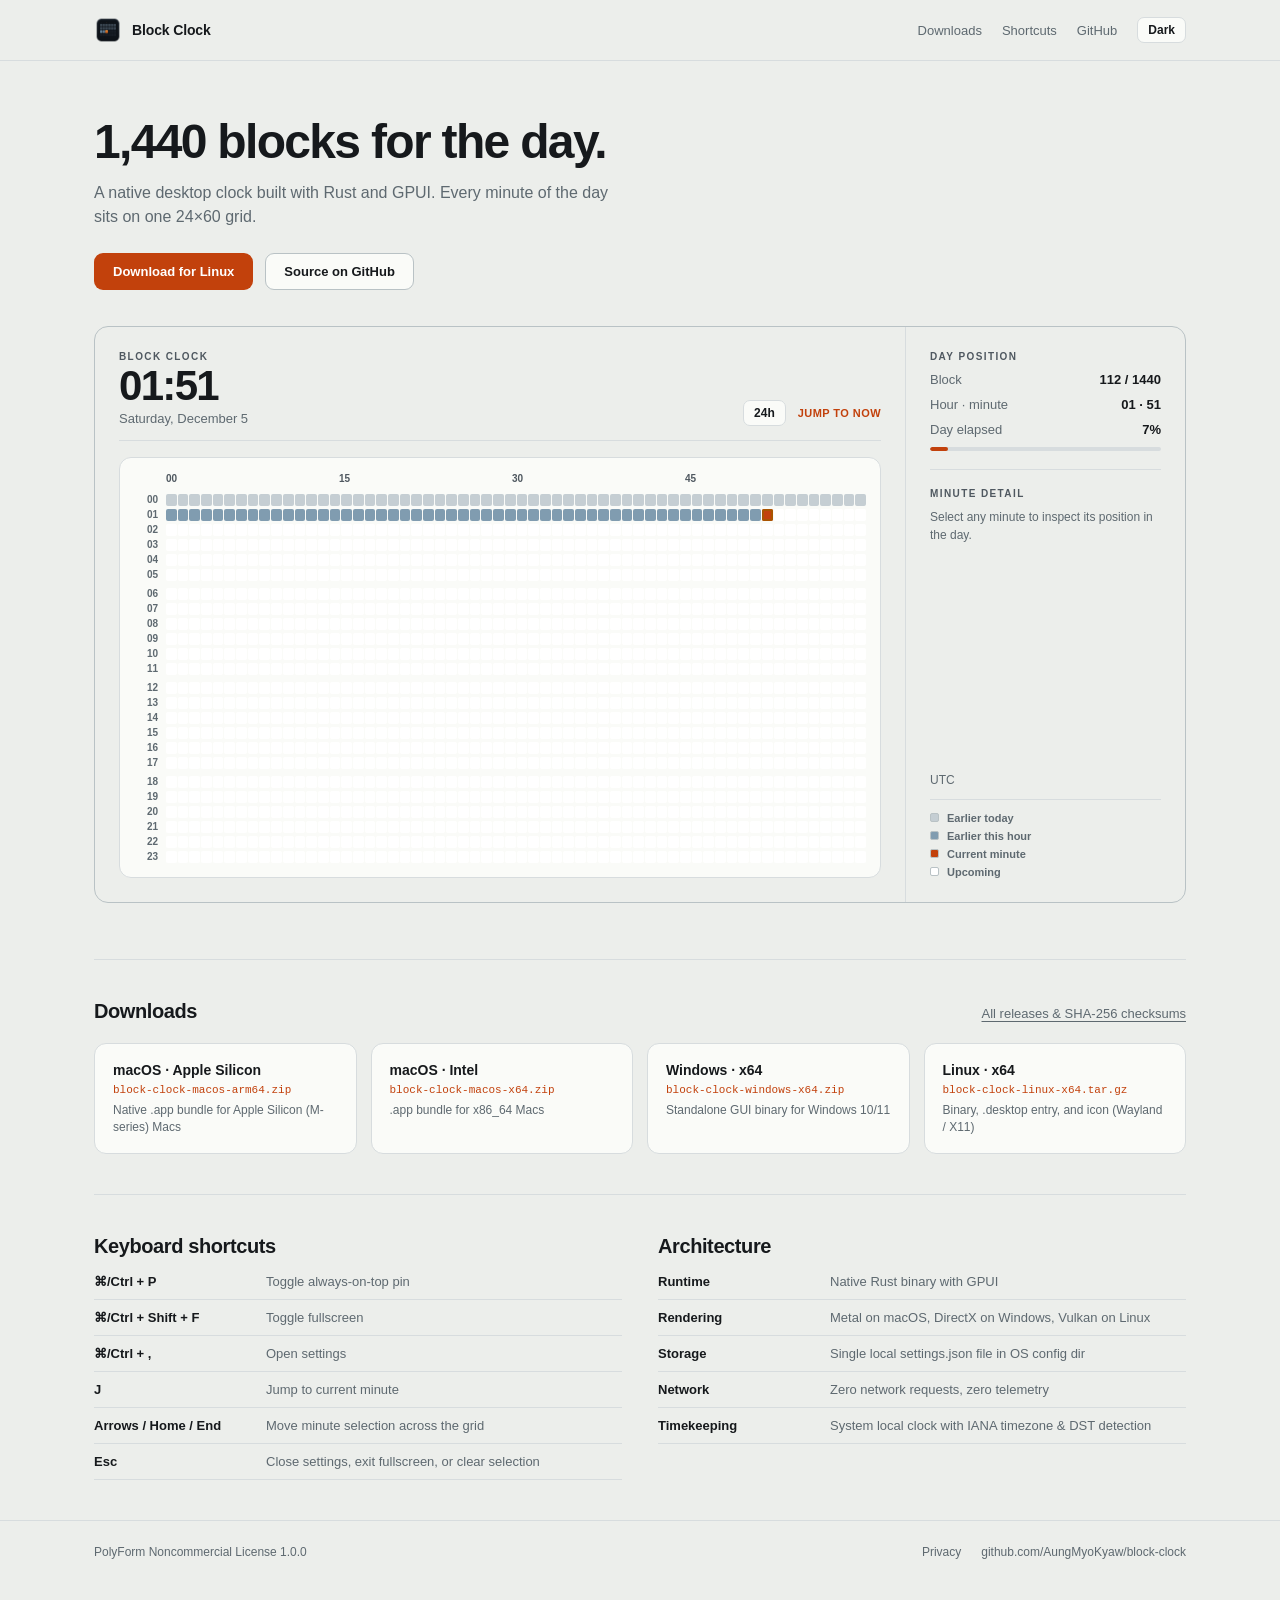
<file: site/index.html>
<!doctype html>
<html lang="en">
<head>
  <meta charset="utf-8" />
  <meta name="viewport" content="width=device-width, initial-scale=1" />
  <title>Block Clock — 1,440 blocks for the day</title>
  <meta name="description" content="A native desktop clock built with Rust and GPUI that visualizes the day as a 24×60 grid of 1,440 minute blocks." />
  <link rel="icon" type="image/png" href="assets/app-icon.png" />
  <link rel="stylesheet" href="styles.css" />
</head>
<body>
  <header class="topbar">
    <div class="container topbar-inner">
      <a class="brand" href="#top">
        <img src="assets/app-icon.png" width="28" height="28" alt="" />
        <span>Block Clock</span>
      </a>
      <nav class="nav" aria-label="Primary">
        <a href="#downloads">Downloads</a>
        <a href="#shortcuts">Shortcuts</a>
        <a href="https://github.com/AungMyoKyaw/block-clock" target="_blank" rel="noreferrer">GitHub</a>
        <button id="theme-toggle" class="icon-toggle" type="button" aria-label="Toggle color theme">Theme</button>
      </nav>
    </div>
  </header>

  <main id="top" class="container">
    <section class="hero">
      <div class="hero-copy">
        <h1>1,440 blocks for the day.</h1>
        <p class="subtitle">A native desktop clock built with Rust and GPUI. Every minute of the day sits on one 24×60 grid.</p>
        <div class="hero-actions">
          <a id="primary-download" class="btn btn-primary" href="https://github.com/AungMyoKyaw/block-clock/releases/latest">Download for macOS</a>
          <a class="btn btn-secondary" href="https://github.com/AungMyoKyaw/block-clock" target="_blank" rel="noreferrer">Source on GitHub</a>
        </div>
      </div>
    </section>

    <section class="demo-section" aria-label="Live interactive Block Clock">
      <div class="clock-window">
        <div class="clock-panel">
          <div class="clock-header">
            <div class="clock-time-group">
              <span class="wordmark">Block Clock</span>
              <div id="live-time" class="live-time">--:--</div>
              <div id="live-date" class="live-date">---</div>
            </div>
            <div class="clock-tools">
              <button id="format-toggle" class="tool-btn" type="button">24h</button>
              <button id="jump-now" class="tool-link" type="button">Jump to now</button>
            </div>
          </div>

          <div class="grid-card">
            <div class="ruler-row">
              <span class="ruler-spacer" aria-hidden="true"></span>
              <div class="ruler-marks" aria-hidden="true">
                <span>00</span>
                <span>15</span>
                <span>30</span>
                <span>45</span>
              </div>
              <span id="hover-readout" class="hover-readout"></span>
            </div>
            <div id="block-grid" class="block-grid" role="grid" aria-label="24 by 60 minute grid"></div>
          </div>
        </div>

        <aside class="rail" aria-label="Day inspector">
          <div class="rail-section">
            <div class="rail-label">Day position</div>
            <div class="stat-row"><span>Block</span><strong id="stat-block">-- / 1440</strong></div>
            <div class="stat-row"><span>Hour · minute</span><strong id="stat-hm">-- · --</strong></div>
            <div class="stat-row"><span>Day elapsed</span><strong id="stat-pct">--%</strong></div>
            <div class="progress-track" role="progressbar" aria-label="Day elapsed" aria-valuemin="0" aria-valuemax="100" aria-valuenow="0">
              <div id="progress-fill" class="progress-fill"></div>
            </div>
          </div>

          <div class="rail-divider"></div>

          <div class="rail-section">
            <div class="selection-header">
              <span class="rail-label">Minute detail</span>
              <button id="clear-selection" class="clear-btn" type="button" hidden>Clear</button>
            </div>
            <div id="selection-empty" class="selection-empty">Select any minute to inspect its position in the day.</div>
            <div id="selection-detail" class="selection-detail" hidden>
              <div id="sel-time" class="sel-time">--:--</div>
              <div id="sel-state" class="sel-state">--</div>
              <div id="sel-block" class="sel-block">Block -- / 1440</div>
              <div id="sel-offset" class="sel-offset"></div>
            </div>
          </div>

          <div class="rail-footer">
            <div class="tz-row">
              <span id="tz-label">UTC</span>
              <span id="dst-badge" class="dst-badge" hidden>DST</span>
            </div>
            <div class="legend">
              <div class="legend-item"><span class="swatch past-day"></span>Earlier today</div>
              <div class="legend-item"><span class="swatch current-hour"></span>Earlier this hour</div>
              <div class="legend-item"><span class="swatch now"></span>Current minute</div>
              <div class="legend-item"><span class="swatch future"></span>Upcoming</div>
            </div>
          </div>
        </aside>
      </div>
    </section>

    <section id="downloads" class="section">
      <div class="section-head">
        <h2>Downloads</h2>
        <a href="https://github.com/AungMyoKyaw/block-clock/releases/latest" target="_blank" rel="noreferrer">All releases &amp; SHA-256 checksums</a>
      </div>
      <div class="download-grid">
        <a class="download-card" href="https://github.com/AungMyoKyaw/block-clock/releases/latest/download/block-clock-macos-arm64.zip">
          <div class="dl-os">macOS · Apple Silicon</div>
          <div class="dl-file">block-clock-macos-arm64.zip</div>
          <div class="dl-meta">Native .app bundle for Apple Silicon (M-series) Macs</div>
        </a>
        <a class="download-card" href="https://github.com/AungMyoKyaw/block-clock/releases/latest/download/block-clock-macos-x64.zip">
          <div class="dl-os">macOS · Intel</div>
          <div class="dl-file">block-clock-macos-x64.zip</div>
          <div class="dl-meta">.app bundle for x86_64 Macs</div>
        </a>
        <a class="download-card" href="https://github.com/AungMyoKyaw/block-clock/releases/latest/download/block-clock-windows-x64.zip">
          <div class="dl-os">Windows · x64</div>
          <div class="dl-file">block-clock-windows-x64.zip</div>
          <div class="dl-meta">Standalone GUI binary for Windows 10/11</div>
        </a>
        <a class="download-card" href="https://github.com/AungMyoKyaw/block-clock/releases/latest/download/block-clock-linux-x64.tar.gz">
          <div class="dl-os">Linux · x64</div>
          <div class="dl-file">block-clock-linux-x64.tar.gz</div>
          <div class="dl-meta">Binary, .desktop entry, and icon (Wayland / X11)</div>
        </a>
      </div>
    </section>

    <section id="shortcuts" class="section two-col">
      <div>
        <h2>Keyboard shortcuts</h2>
        <dl class="spec-list">
          <div><dt>⌘/Ctrl + P</dt><dd>Toggle always-on-top pin</dd></div>
          <div><dt>⌘/Ctrl + Shift + F</dt><dd>Toggle fullscreen</dd></div>
          <div><dt>⌘/Ctrl + ,</dt><dd>Open settings</dd></div>
          <div><dt>J</dt><dd>Jump to current minute</dd></div>
          <div><dt>Arrows / Home / End</dt><dd>Move minute selection across the grid</dd></div>
          <div><dt>Esc</dt><dd>Close settings, exit fullscreen, or clear selection</dd></div>
        </dl>
      </div>
      <div>
        <h2>Architecture</h2>
        <dl class="spec-list">
          <div><dt>Runtime</dt><dd>Native Rust binary with GPUI</dd></div>
          <div><dt>Rendering</dt><dd>Metal on macOS, DirectX on Windows, Vulkan on Linux</dd></div>
          <div><dt>Storage</dt><dd>Single local settings.json file in OS config dir</dd></div>
          <div><dt>Network</dt><dd>Zero network requests, zero telemetry</dd></div>
          <div><dt>Timekeeping</dt><dd>System local clock with IANA timezone &amp; DST detection</dd></div>
        </dl>
      </div>
    </section>
  </main>

  <footer class="footer">
    <div class="container footer-inner">
      <span>PolyForm Noncommercial License 1.0.0</span>
      <div class="footer-links">
        <a href="privacy.html">Privacy</a>
        <a href="https://github.com/AungMyoKyaw/block-clock" target="_blank" rel="noreferrer">github.com/AungMyoKyaw/block-clock</a>
      </div>
    </div>
  </footer>

  <script src="app.js"></script>
</body>
</html>
</file>
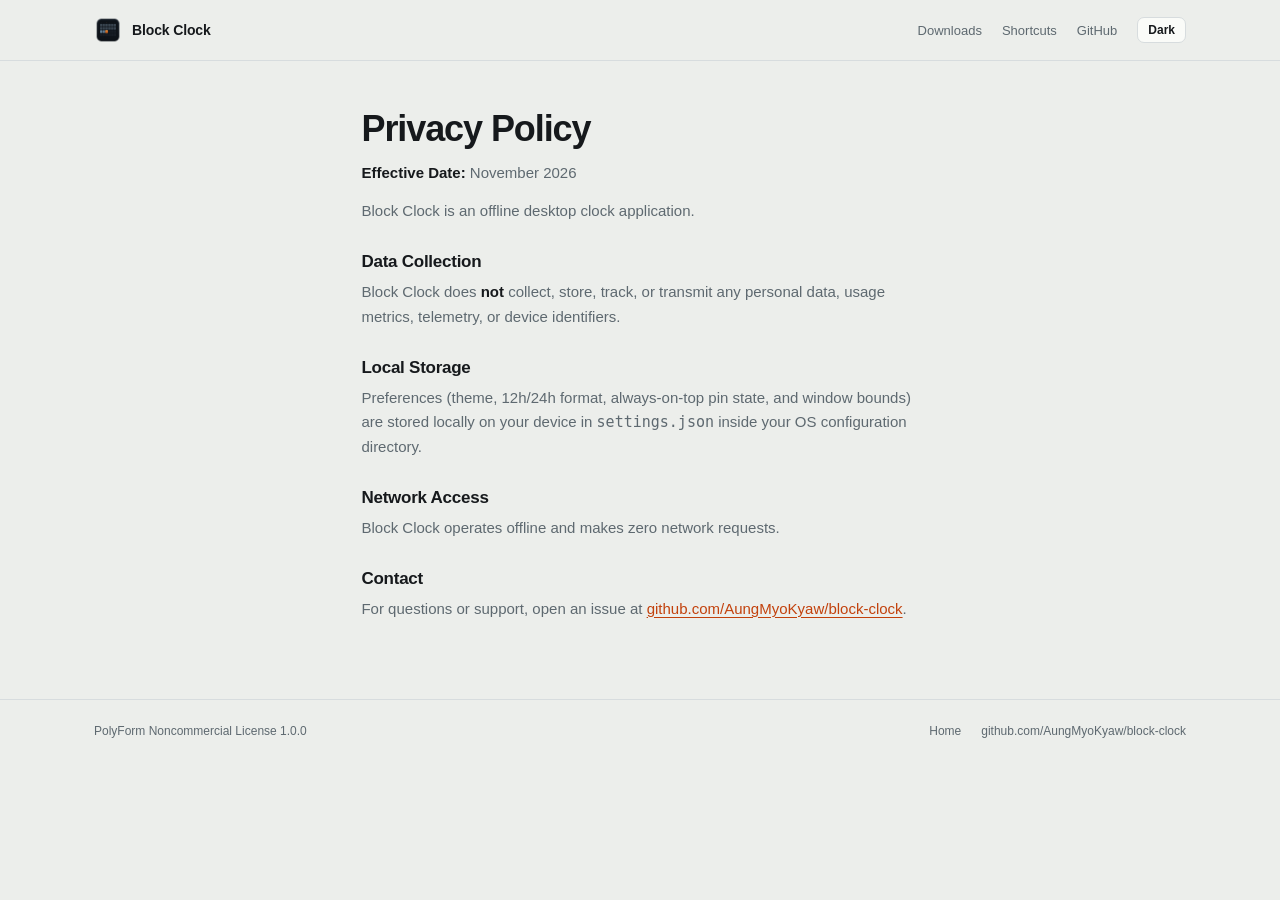
<file: site/privacy.html>
<!doctype html>
<html lang="en">
<head>
  <meta charset="utf-8" />
  <meta name="viewport" content="width=device-width, initial-scale=1" />
  <title>Privacy Policy — Block Clock</title>
  <meta name="description" content="Block Clock operates completely offline with zero telemetry or network requests." />
  <link rel="icon" type="image/png" href="assets/app-icon.png" />
  <link rel="stylesheet" href="styles.css" />
</head>
<body>
  <header class="topbar">
    <div class="container topbar-inner">
      <a class="brand" href="index.html">
        <img src="assets/app-icon.png" width="28" height="28" alt="" />
        <span>Block Clock</span>
      </a>
      <nav class="nav" aria-label="Primary">
        <a href="index.html#downloads">Downloads</a>
        <a href="index.html#shortcuts">Shortcuts</a>
        <a href="https://github.com/AungMyoKyaw/block-clock" target="_blank" rel="noreferrer">GitHub</a>
        <button id="theme-toggle" class="icon-toggle" type="button" aria-label="Toggle color theme">Theme</button>
      </nav>
    </div>
  </header>

  <main class="container prose">
    <h1>Privacy Policy</h1>
    <p><strong>Effective Date:</strong> November 2026</p>
    <p>Block Clock is an offline desktop clock application.</p>

    <h2>Data Collection</h2>
    <p>Block Clock does <strong>not</strong> collect, store, track, or transmit any personal data, usage metrics, telemetry, or device identifiers.</p>

    <h2>Local Storage</h2>
    <p>Preferences (theme, 12h/24h format, always-on-top pin state, and window bounds) are stored locally on your device in <code>settings.json</code> inside your OS configuration directory.</p>

    <h2>Network Access</h2>
    <p>Block Clock operates offline and makes zero network requests.</p>

    <h2>Contact</h2>
    <p>For questions or support, open an issue at <a href="https://github.com/AungMyoKyaw/block-clock" target="_blank" rel="noreferrer">github.com/AungMyoKyaw/block-clock</a>.</p>
  </main>

  <footer class="footer">
    <div class="container footer-inner">
      <span>PolyForm Noncommercial License 1.0.0</span>
      <div class="footer-links">
        <a href="index.html">Home</a>
        <a href="https://github.com/AungMyoKyaw/block-clock" target="_blank" rel="noreferrer">github.com/AungMyoKyaw/block-clock</a>
      </div>
    </div>
  </footer>

  <script src="app.js"></script>
</body>
</html>
</file>
<file: site/styles.css>
:root {
  --bg: #eceeeb;
  --surface: #fafbf8;
  --future: #ffffff;
  --grid: #d7dcde;
  --grid-strong: #b9c2c5;
  --past-day: #c5ced3;
  --current-hour: #809cb0;
  --now: #c2410c;
  --now-ring: #a95500;
  --btn-primary-text: #ffffff;
  --text: #16191c;
  --text-muted: #5e6970;
  --text-faint: #4f5860;
}

@media (prefers-color-scheme: dark) {
  :root:not([data-theme="light"]) {
    --bg: #0b0e12;
    --surface: #0f1419;
    --future: #151a20;
    --grid: #29313a;
    --grid-strong: #424d58;
    --past-day: #3c4854;
    --current-hour: #66839a;
    --now: #fb923c;
    --now-ring: #f5b942;
    --btn-primary-text: #0b0e12;
    --text: #f4f7f9;
    --text-muted: #909ca8;
    --text-faint: #7d8996;
  }
}

:root[data-theme="dark"] {
  --bg: #0b0e12;
  --surface: #0f1419;
  --future: #151a20;
  --grid: #29313a;
  --grid-strong: #424d58;
  --past-day: #3c4854;
  --current-hour: #66839a;
  --now: #fb923c;
  --now-ring: #f5b942;
  --btn-primary-text: #0b0e12;
  --text: #f4f7f9;
  --text-muted: #909ca8;
  --text-faint: #7d8996;
}

* { box-sizing: border-box; }

html, body {
  margin: 0;
  padding: 0;
  background: var(--bg);
  color: var(--text);
  font-family: -apple-system, BlinkMacSystemFont, "SF Pro Text", "Segoe UI", Roboto, Helvetica, Arial, sans-serif;
  font-feature-settings: "tnum" 1;
  font-variant-numeric: tabular-nums;
  -webkit-font-smoothing: antialiased;
}

a {
  color: inherit;
  text-decoration: none;
}

::selection {
  background: var(--now);
  color: var(--btn-primary-text);
}

a:focus-visible,
button:focus-visible {
  outline: 2px solid var(--now);
  outline-offset: 2px;
}

.icon-toggle,
.tool-btn,
.btn,
.download-card,
.clear-btn,
.tool-link,
.nav a {
  transition: border-color 150ms ease-out, background-color 150ms ease-out, color 150ms ease-out, filter 150ms ease-out;
}

.container {
  max-width: 1140px;
  margin: 0 auto;
  padding: 0 24px;
}

.topbar {
  border-bottom: 1px solid var(--grid);
  background: var(--bg);
}

.topbar-inner {
  display: flex;
  align-items: center;
  justify-content: space-between;
  height: 60px;
}

.brand {
  display: inline-flex;
  align-items: center;
  gap: 10px;
  font-size: 14px;
  font-weight: 700;
  letter-spacing: -0.01em;
}

.brand img {
  border-radius: 6px;
}

.nav {
  display: flex;
  align-items: center;
  gap: 20px;
  font-size: 13px;
  font-weight: 500;
  color: var(--text-muted);
}

.nav a:hover {
  color: var(--text);
}

.icon-toggle,
.tool-btn {
  border: 1px solid var(--grid);
  background: var(--surface);
  color: var(--text);
  border-radius: 7px;
  padding: 5px 10px;
  font-size: 12px;
  font-weight: 600;
  cursor: pointer;
}

.icon-toggle:hover,
.tool-btn:hover {
  border-color: var(--grid-strong);
}

.hero {
  padding: 56px 0 36px;
}

.hero h1 {
  margin: 0;
  font-size: clamp(32px, 5vw, 48px);
  font-weight: 700;
  letter-spacing: -0.035em;
  line-height: 1.05;
}

.subtitle {
  margin: 14px 0 0;
  max-width: 58ch;
  color: var(--text-muted);
  font-size: 16px;
  line-height: 1.5;
}

.hero-actions {
  margin-top: 24px;
  display: flex;
  flex-wrap: wrap;
  gap: 12px;
}

.btn {
  display: inline-flex;
  align-items: center;
  justify-content: center;
  padding: 10px 18px;
  border-radius: 9px;
  font-size: 13px;
  font-weight: 600;
  border: 1px solid transparent;
}

.btn-primary {
  background: var(--now);
  color: var(--btn-primary-text);
}

.btn-primary:hover {
  filter: brightness(1.06);
}

.btn-secondary {
  border-color: var(--grid-strong);
  background: var(--surface);
  color: var(--text);
}

.btn-secondary:hover {
  border-color: var(--text-muted);
}

.demo-section {
  padding-bottom: 56px;
}

.clock-window {
  display: grid;
  grid-template-columns: minmax(0, 1fr) 280px;
  border: 1px solid var(--grid-strong);
  border-radius: 14px;
  background: var(--bg);
  overflow: hidden;
}

.clock-panel {
  padding: 24px;
  display: flex;
  flex-direction: column;
  gap: 16px;
  min-width: 0;
}

.clock-header {
  display: flex;
  align-items: flex-end;
  justify-content: space-between;
  gap: 16px;
  padding-bottom: 14px;
  border-bottom: 1px solid var(--grid);
}

.wordmark {
  display: block;
  font-size: 10px;
  font-weight: 700;
  letter-spacing: 0.14em;
  text-transform: uppercase;
  color: var(--text-faint);
}

.live-time {
  margin-top: 4px;
  font-size: 42px;
  font-weight: 700;
  line-height: 0.96;
  letter-spacing: -0.04em;
}

.live-date {
  margin-top: 4px;
  font-size: 13px;
  font-weight: 500;
  color: var(--text-muted);
}

.clock-tools {
  display: flex;
  align-items: center;
  gap: 12px;
}

.tool-link {
  border: 0;
  background: transparent;
  padding: 6px 0;
  color: var(--now);
  font-size: 11px;
  font-weight: 700;
  letter-spacing: 0.04em;
  text-transform: uppercase;
  cursor: pointer;
}

.grid-card {
  border: 1px solid var(--grid);
  border-radius: 12px;
  background: var(--surface);
  padding: 14px;
  overflow-x: auto;
}

.ruler-row {
  display: flex;
  align-items: center;
  gap: 8px;
  margin-bottom: 8px;
  min-width: 560px;
}

.ruler-spacer {
  width: 24px;
  flex: 0 0 24px;
}

.ruler-marks {
  flex: 1;
  display: grid;
  grid-template-columns: repeat(4, 1fr);
  font-size: 10px;
  font-weight: 600;
  color: var(--text-faint);
}

.hover-readout {
  font-size: 11px;
  font-weight: 600;
  color: var(--text);
  min-height: 14px;
}

.block-grid {
  display: flex;
  flex-direction: column;
  gap: 3px;
  min-width: 560px;
}

.hour-row {
  display: flex;
  align-items: stretch;
  gap: 8px;
  height: 12px;
}

.hour-row.hour-break {
  margin-top: 4px;
}

.hour-label {
  width: 24px;
  flex: 0 0 24px;
  font-size: 10px;
  font-weight: 600;
  color: var(--text-muted);
  text-align: right;
  line-height: 12px;
}

.hour-track {
  flex: 1;
  display: grid;
  grid-template-columns: repeat(60, minmax(0, 1fr));
  gap: 1px;
}

.cell {
  border: 0;
  padding: 0;
  border-radius: 2px;
  cursor: pointer;
  background: var(--future);
}

.cell:focus-visible {
  outline: 2px solid var(--now);
  outline-offset: 1px;
  position: relative;
  z-index: 1;
}

.cell[data-state="past-day"] { background: var(--past-day); }
.cell[data-state="current-hour-past"] { background: var(--current-hour); }
.cell[data-state="now"] {
  background: var(--now);
  box-shadow: inset 0 0 0 2px var(--now-ring);
}
.cell.selected:not([data-state="now"]) {
  box-shadow: inset 0 0 0 1px var(--text);
}

.rail {
  border-left: 1px solid var(--grid);
  padding: 24px;
  display: flex;
  flex-direction: column;
  gap: 18px;
}

.rail-section {
  display: flex;
  flex-direction: column;
  gap: 10px;
}

.rail-label {
  font-size: 10px;
  font-weight: 700;
  letter-spacing: 0.14em;
  text-transform: uppercase;
  color: var(--text-faint);
}

.stat-row {
  display: flex;
  justify-content: space-between;
  font-size: 13px;
}

.stat-row span { color: var(--text-muted); }
.stat-row strong { font-weight: 600; }

.progress-track {
  height: 4px;
  border-radius: 999px;
  background: var(--grid);
  overflow: hidden;
}

.progress-fill {
  height: 100%;
  width: 0%;
  background: var(--now);
  border-radius: inherit;
}

.rail-divider {
  height: 1px;
  background: var(--grid);
}

.selection-header {
  display: flex;
  align-items: center;
  justify-content: space-between;
}

.clear-btn {
  border: 0;
  background: transparent;
  color: var(--text-muted);
  font-size: 11px;
  font-weight: 600;
  text-transform: uppercase;
  cursor: pointer;
}

.selection-empty {
  font-size: 12px;
  line-height: 1.45;
  color: var(--text-muted);
}

.sel-time {
  font-size: 26px;
  font-weight: 700;
  letter-spacing: -0.03em;
}

.sel-state {
  margin-top: 4px;
  font-size: 11px;
  font-weight: 700;
  text-transform: uppercase;
  color: var(--now);
}

.sel-block {
  margin-top: 4px;
  font-size: 12px;
  font-weight: 600;
  color: var(--text-muted);
}

.sel-offset {
  margin-top: 2px;
  font-size: 12px;
  color: var(--text-muted);
}

.rail-footer {
  margin-top: auto;
  display: flex;
  flex-direction: column;
  gap: 12px;
}

.tz-row {
  display: flex;
  align-items: center;
  gap: 8px;
  font-size: 12px;
  color: var(--text-muted);
}

.dst-badge {
  padding: 1px 6px;
  border: 1px solid var(--grid);
  border-radius: 4px;
  font-size: 10px;
  font-weight: 600;
}

.legend {
  padding-top: 12px;
  border-top: 1px solid var(--grid);
  display: grid;
  gap: 6px;
}

.legend-item {
  display: flex;
  align-items: center;
  gap: 8px;
  font-size: 11px;
  font-weight: 600;
  color: var(--text-muted);
}

.swatch {
  width: 9px;
  height: 9px;
  border-radius: 2px;
  border: 1px solid var(--grid-strong);
}

.swatch.past-day { background: var(--past-day); }
.swatch.current-hour { background: var(--current-hour); }
.swatch.now { background: var(--now); }
.swatch.future { background: var(--future); }

.section {
  padding: 40px 0;
  border-top: 1px solid var(--grid);
}

.section-head {
  display: flex;
  align-items: baseline;
  justify-content: space-between;
  gap: 16px;
  margin-bottom: 20px;
}

.section h2 {
  margin: 0 0 16px;
  font-size: 20px;
  font-weight: 700;
  letter-spacing: -0.02em;
}

.section-head h2 {
  margin: 0;
}

.section-head a {
  font-size: 13px;
  color: var(--text-muted);
  text-decoration: underline;
  text-underline-offset: 3px;
}

.download-grid {
  display: grid;
  grid-template-columns: repeat(4, minmax(0, 1fr));
  gap: 14px;
}

.download-card {
  display: flex;
  flex-direction: column;
  gap: 6px;
  padding: 18px;
  border: 1px solid var(--grid);
  border-radius: 12px;
  background: var(--surface);
}

.download-card:hover {
  border-color: var(--now);
}

.dl-os {
  font-size: 14px;
  font-weight: 700;
}

.dl-file {
  font-family: ui-monospace, SFMono-Regular, Menlo, Consolas, monospace;
  font-size: 11px;
  color: var(--now);
  word-break: break-all;
}

.dl-meta {
  font-size: 12px;
  color: var(--text-muted);
  line-height: 1.4;
}

.two-col {
  display: grid;
  grid-template-columns: repeat(2, minmax(0, 1fr));
  gap: 36px;
}

.spec-list {
  margin: 0;
  display: grid;
  gap: 10px;
}

.spec-list div {
  display: grid;
  grid-template-columns: 160px minmax(0, 1fr);
  gap: 12px;
  padding-bottom: 10px;
  border-bottom: 1px solid var(--grid);
  font-size: 13px;
}

.spec-list dt {
  font-weight: 600;
  color: var(--text);
}

.spec-list dd {
  margin: 0;
  color: var(--text-muted);
}

.footer {
  border-top: 1px solid var(--grid);
  padding: 24px 0 40px;
  font-size: 12px;
  color: var(--text-muted);
}

.footer-inner {
  display: flex;
  justify-content: space-between;
  gap: 16px;
}

.footer-links {
  display: flex;
  gap: 20px;
}

.footer-links a:hover {
  color: var(--text);
}

.prose {
  max-width: 68ch;
  padding: 48px 24px 64px;
}

.prose h1 {
  margin: 0 0 12px;
  font-size: clamp(28px, 4vw, 36px);
  font-weight: 700;
  letter-spacing: -0.03em;
  line-height: 1.1;
}

.prose h2 {
  margin: 28px 0 8px;
  font-size: 17px;
  font-weight: 700;
  letter-spacing: -0.015em;
}

.prose p {
  margin: 0 0 14px;
  font-size: 15px;
  line-height: 1.65;
  color: var(--text-muted);
}

.prose p strong {
  color: var(--text);
}

.prose a {
  color: var(--now);
  text-decoration: underline;
  text-underline-offset: 3px;
}

@media (max-width: 900px) {
  .clock-window {
    grid-template-columns: 1fr;
  }
  .rail {
    border-left: 0;
    border-top: 1px solid var(--grid);
  }
  .download-grid {
    grid-template-columns: repeat(2, minmax(0, 1fr));
  }
  .two-col {
    grid-template-columns: 1fr;
  }
}

@media (max-width: 560px) {
  .download-grid {
    grid-template-columns: 1fr;
  }
  .spec-list div {
    grid-template-columns: 1fr;
    gap: 4px;
  }
}
</file>
